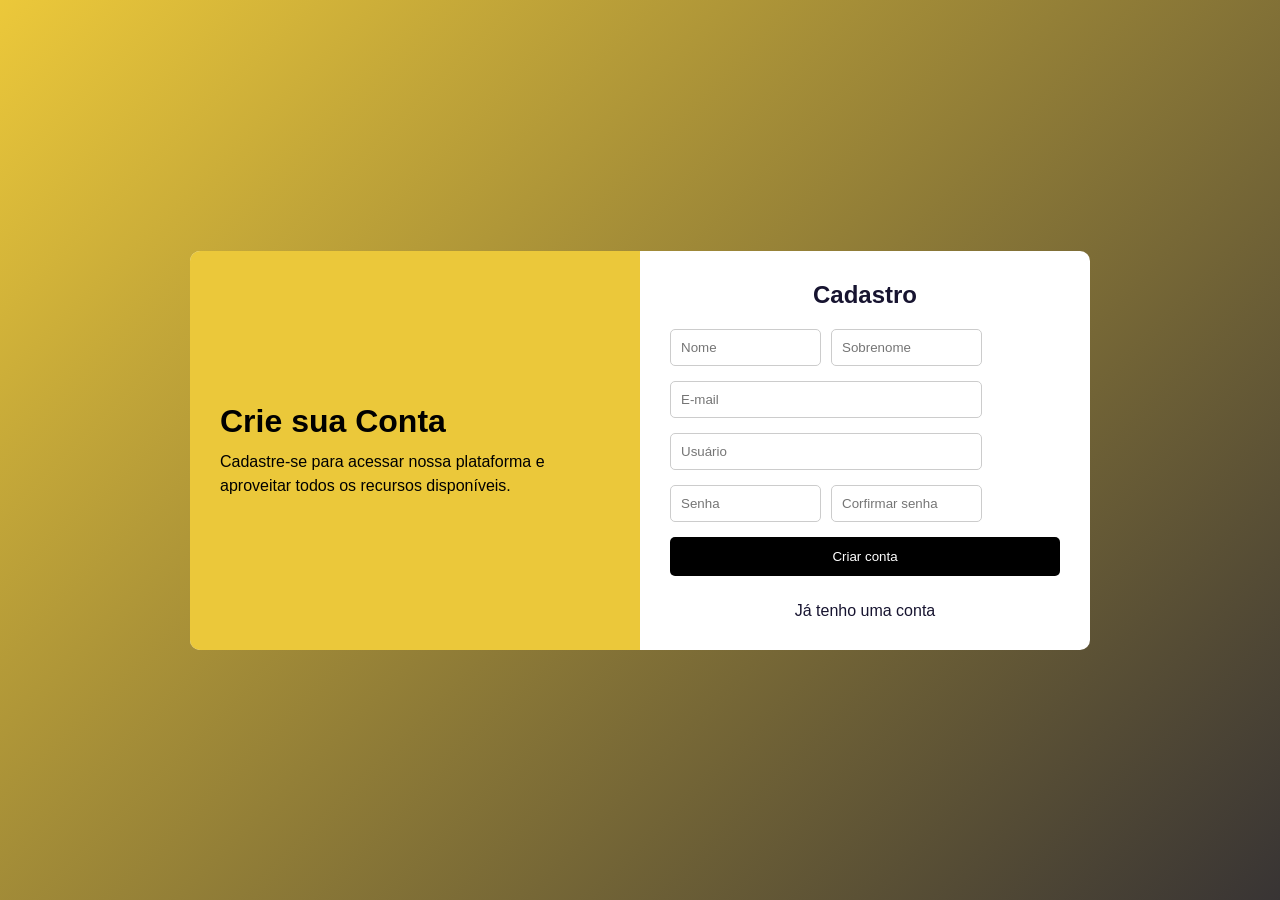
<file: cadastro.html>
<!DOCTYPE html>
<html lang="pt-br">

<head>
    <meta charset="UTF-8">
    <meta name="viewport" content="width=device-width, initial-scale=1.0">
    <title>Cadastre-se Aqui!</title>
    <link rel="stylesheet" href="cadastro.css">
    <link rel="shortcut icon" href="imagem/logo.png" type="image/x-icon">
</head>

<body>

    <div class="container">
        <div class="div-esquerda">
            <h1>Crie sua Conta</h1>
            <p>Cadastre-se para acessar nossa plataforma e aproveitar todos os recursos disponíveis.</p>
        </div>

        <div class="div-direita">
            <h2>Cadastro</h2>

            <form action="">
                <div class="dados">
                    <div class="form-group">
                        <input type="text" placeholder="Nome" required>
                    </div>

                    <div class="form-group">
                        <input type="text" placeholder="Sobrenome" required>
                    </div>
                </div>

                <div class="form-group">
                    <input type="email" placeholder="E-mail" required>
                </div>

                <div class="form-group">
                    <input type="text" placeholder="Usuário" required>
                </div>

                <div class="dados">
                    <div class="form-group">
                        <input type="password" placeholder="Senha" required>
                    </div>

                    <div class="form-group">
                        <input type="password" placeholder="Corfirmar senha" required>
                    </div>
                </div>

                <button class="btn">Criar conta</button>
            </form>

            <div class="links">
                <a href="form.html">Já tenho uma conta</a>
            </div>
        </div>
    </div>
</body>

</html>
</file>
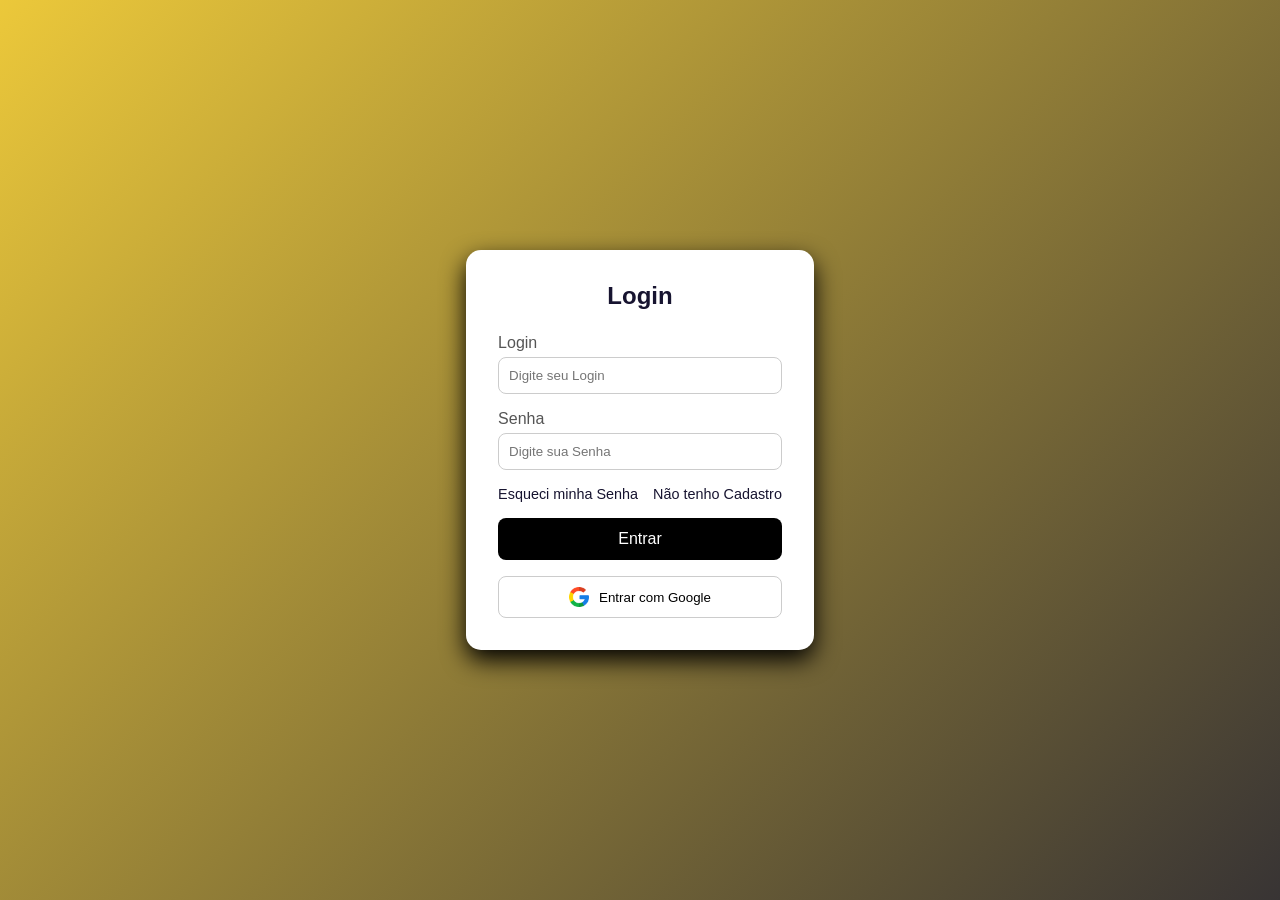
<file: form.html>
<!DOCTYPE html>
<html lang="pt-br">
<head>
    <meta charset="UTF-8">
    <meta name="viewport" content="width=device-width, initial-scale=1.0">
    <title>Faça seu Login</title>
    <link rel="stylesheet" href="form.css">
    <link rel="shortcut icon" href="imagem/logo.png" type="image/x-icon">
</head>
<body>
    <main>
        <div class="container">
            <h2>Login</h2>

            <form action="">
                <div class="input-group">
                    <label for="email">Login</label>
                    <input type="email" placeholder="Digite seu Login" required>
                </div>

                <div class="input-group">
                    <label for="">Senha</label>
                    <input type="password" placeholder="Digite sua Senha" required>
                </div>

                <div class="links">
                    <a href="senha.html">Esqueci minha Senha</a>
                    <a href="cadastro.html">Não tenho Cadastro</a>
                </div>

                <input type="submit" class="btn" value="Entrar">
            </form>

            <button class="google-btn">
                <img src="imagem/google.png" alt="Icon Google">
                Entrar com Google
            </button>
        </div>
    </main>
</body>
</html>
</file>
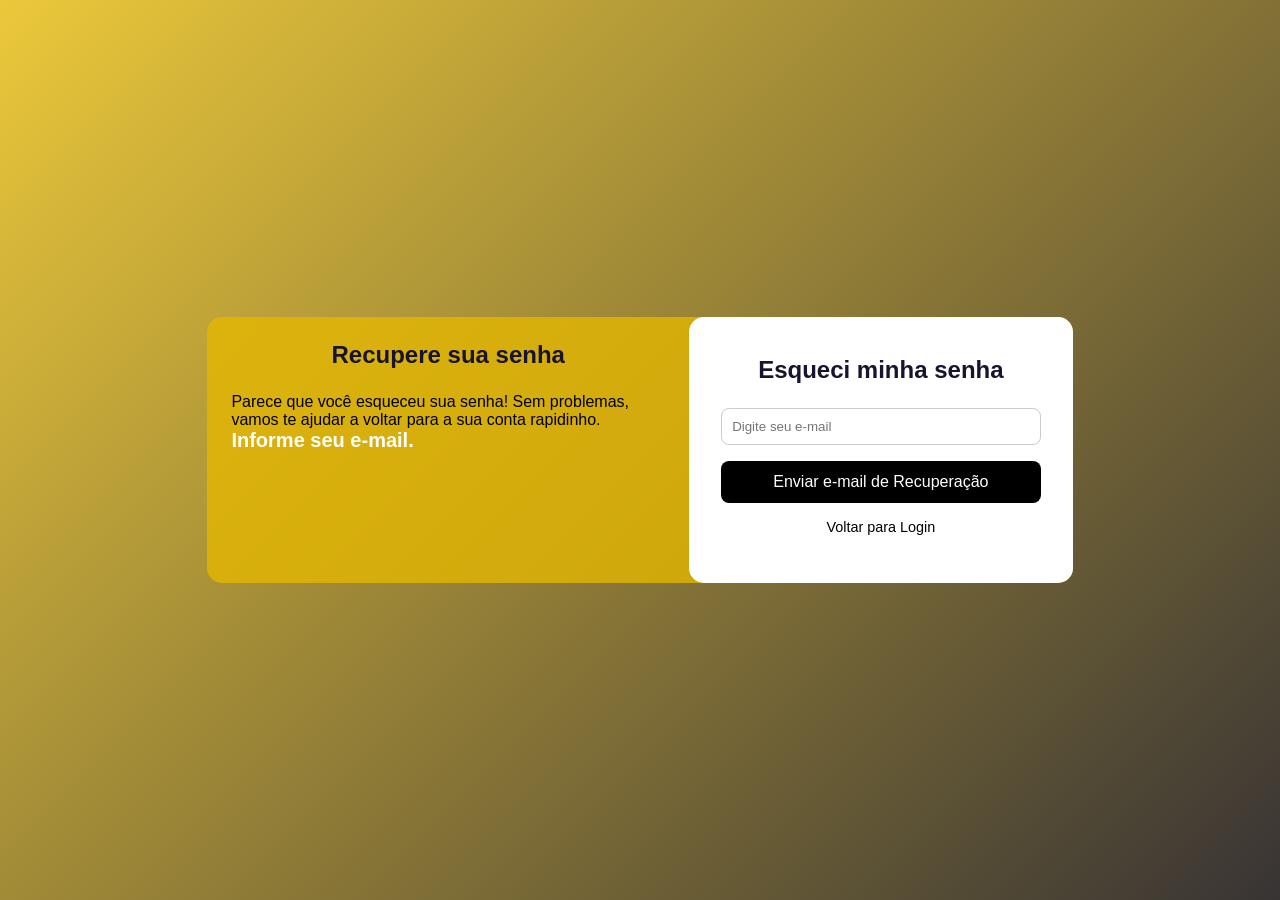
<file: senha.html>
<!DOCTYPE html>
<html lang="pt-br">

<head>
    <meta charset="UTF-8">
    <meta name="viewport" content="width=device-width, initial-scale=1.0">
    <title>Recupere sua Senha</title>
    <link rel="stylesheet" href="senha.css">
    <link rel="shortcut icon" href="imagem/logo.png" type="image/x-icon">
</head>

<body>
    <div class="container">
        <div class="div-text">
            <h2>Recupere sua senha</h2>
            <p>Parece que você esqueceu sua senha! Sem problemas,<br> vamos te ajudar a voltar para a sua conta
                rapidinho. <span>Informe seu e-mail.</span></p>
        </div>

        <div class="div-form">
            <form action="">

                <h2>Esqueci minha senha</h2>
                <div class="input-group">
                    <input type="email" placeholder="Digite seu e-mail" required>
                </div>

            </form>

            <button class="btn-recuperar">
                Enviar e-mail de Recuperação
            </button>

            <div class="links">
                <a href="form.html">Voltar para Login</a>
            </div>

        </div>
    </div>

</body>

</html>
</file>
<file: cadastro.css>
* {
    margin: 0;
    padding: 0;
    box-sizing: border-box;
    font-family: Arial, Helvetica, sans-serif;
}

body {
    min-height: 100vh;
    display: flex;
    align-items: center;
    justify-content: center;
    background: linear-gradient(135deg, #e6b800c5, rgb(56, 52, 52));
}

.container {
    display: flex;
    width: 90%;
    max-width: 900px;
    background-color: white;
    border-radius: 10px;
    overflow: hidden;
}

.div-esquerda {
    width: 50%;
    background-color: #e6b800c5;
    color: black;
    padding: 30px;
    display: flex;
    flex-direction: column;
    justify-content: center;
}

.div-esquerda h1 {
    margin-bottom: 10px;
}

.div-esquerda p {
    line-height: 1.5;
}

.div-direita {
    width: 50%;
    padding: 30px;
}

.div-direita h2 {
    text-align: center;
    margin-bottom: 20px;
    color: #171430;
}

.form-group {
    margin-bottom: 15px;
}

.form-group input {
    width: 100%;
    padding: 10px;
    border: 1px solid #ccc;
    border-radius: 5px;
}

.dados {
    display: flex;
    gap: 10px;
}

.dados,
.form-group {
    width: 80%;
}

.btn {
    width: 100%;
    padding: 12px;
    border: none;
    background: black;
    color: white;
    border-radius: 5px;
    cursor: pointer;
    transition: 0.7s;
    margin-bottom: 1rem;
}

.btn:hover {
    background-color: white;
    color: black;
    transition: 0.8s;
}

.links {
    text-align: center;
    text-decoration: none;
    margin-top: 10px;
}

.links a {
    color: #171430;
    text-decoration: none;
}

.links a:hover {
    text-decoration: underline;
}

@media (max-width: 768px) {
    .container {
        flex-direction: column;
    }


    .div-esquerda,
    .div-direita {
        width: 100%;
    }

    .dados {
        flex-direction: column;
    }

    .dados,
    .form-group {
        width: 100%;
    }
}
</file>
<file: form.css>
* {
    margin: 0;
    padding: 0;
    box-sizing: border-box;
    font-family: Arial, Helvetica, sans-serif;
}

body {
    height: 100vh;
    display: flex;
    align-items: center;
    justify-content: center;
    background: linear-gradient(135deg,  #e6b800c5, rgb(56, 52, 52));
}

.google-btn img {
    width: 20px;
}

.container {
    background-color: white;
    padding: 2rem;
    border-radius: 15px;
    width: 100%;
    max-width: 400px;
    box-shadow: 0 10px 25px black;
}

h2 {
    text-align: center;
    margin-bottom: 1.5rem;
    color: #171430;
}

.input-group {
    margin-bottom: 1rem;
}

.input-group label {
    display: block;
    margin-bottom: 5px;
    color: #555;
}

.input-group input {
    width: 100%;
    padding: 10px;
    border-radius: 8px;
    border: 1px solid #ccc;
    outline: none;
    transition: 0.3s;
}

.input-group input:focus {
    border-color: #171430;
    box-shadow: 0 0 5px #555;
}

.links {
    display: flex;
    justify-content: space-between;
    gap: 15px;
    font-size: 0.9rem;
    margin-bottom: 1rem;
}

.links a {
    text-decoration: none;
    color: #171430;
}

.links a:hover {
    text-decoration: underline;
}

.btn {
    width: 100%;
    padding: 12px;
    border: none;
    border-radius: 8px;
    color: white;
    background-color: black;
    font-size: 1rem;
    cursor: pointer;
    transition: 0.3rem;
}

.btn:hover {
    background-color: white;
    color: black;
    transition: 0.8s;
}

.google-btn {
    display: flex;
    align-items: center;
    justify-content: center;
    gap: 10px;
    width: 100%;
    padding: 10px;
    border-radius: 8px;
    border: 1px solid #ccc;
    cursor: pointer;
    transition: 0.3s;
    background-color: white;
    margin-top: 1rem;
}

.google-btn:hover {
    background-color: #f5f5f5;
}

@media (max-width: 400px) {
    .container {
        padding: 1.5rem;
    }
}
</file>
<file: senha.css>
* {
    margin: 0;
    padding: 0;
    box-sizing: border-box;
    font-family: Arial, Helvetica, sans-serif;
}

body {
    height: 100vh;
    display: flex;
    align-items: center;
    justify-content: center;
    background: linear-gradient(135deg, #e6b800c5, rgb(56, 52, 52));
}


.container {
    background-color: #e6b800c5;
    display: flex;
    justify-content: space-evenly;
    border-radius: 15px;
}


.div-text h2 {
    color: #171430;
    text-align: center;
    margin-bottom: 1.5rem;
    margin-top: 5%;
    font-family: 'Gill Sans', 'Gill Sans MT', Calibri, 'Trebuchet MS', sans-serif;
}

.div-text span {
    font-weight: 600;
    font-size: 20px;
    color: #ffffff;
}

.div-text p {
    font-weight: 100;
    align-items: center;
    justify-content: center;
    margin: 5%;
}

.div-form {
    background-color: rgb(255, 255, 255);
    padding: 2rem;
    border-radius: 15px;
    width: 50%;
    height: 100%;
    max-width: 400px;
}

.div-form h2 {
    color: #171430;
    text-align: center;
    margin-bottom: 1.5rem;
    margin-top: 2%;
    font-family: 'Gill Sans', 'Gill Sans MT', Calibri, 'Trebuchet MS', sans-serif;
}


.input-group {
    margin-bottom: 1rem;
}

.input-group input {
    width: 100%;
    padding: 10px;
    border-radius: 8px;
    border: 1px solid #ccc;
    outline: none;
    transition: 0.3s;
}

.input-group input:focus {
    border-color: #171430;
    box-shadow: 0 0 5px #555;
}

.links {
    display: flex;
    justify-content: space-around;
    gap: 15px;
    font-size: 0.9rem;
    margin-bottom: 1rem;
}

.links a {
    text-decoration: none;
    color: black;
    list-style: none;
}

.links a:hover {
    text-decoration: underline;
}

.btn-recuperar {
    width: 100%;
    padding: 12px;
    border: none;
    border-radius: 8px;
    color: white;
    background-color: black;
    font-size: 1rem;
    cursor: pointer;
    transition: 0.3rem;
    margin-bottom: 1rem;
}

.btn-recuperar:hover {
    background-color: #ffffff;
    color: black;
    transition: 0.8s;
}



@media (max-width: 400px) {
    .container {
        padding: 1.5rem;
    }
}
</file>
